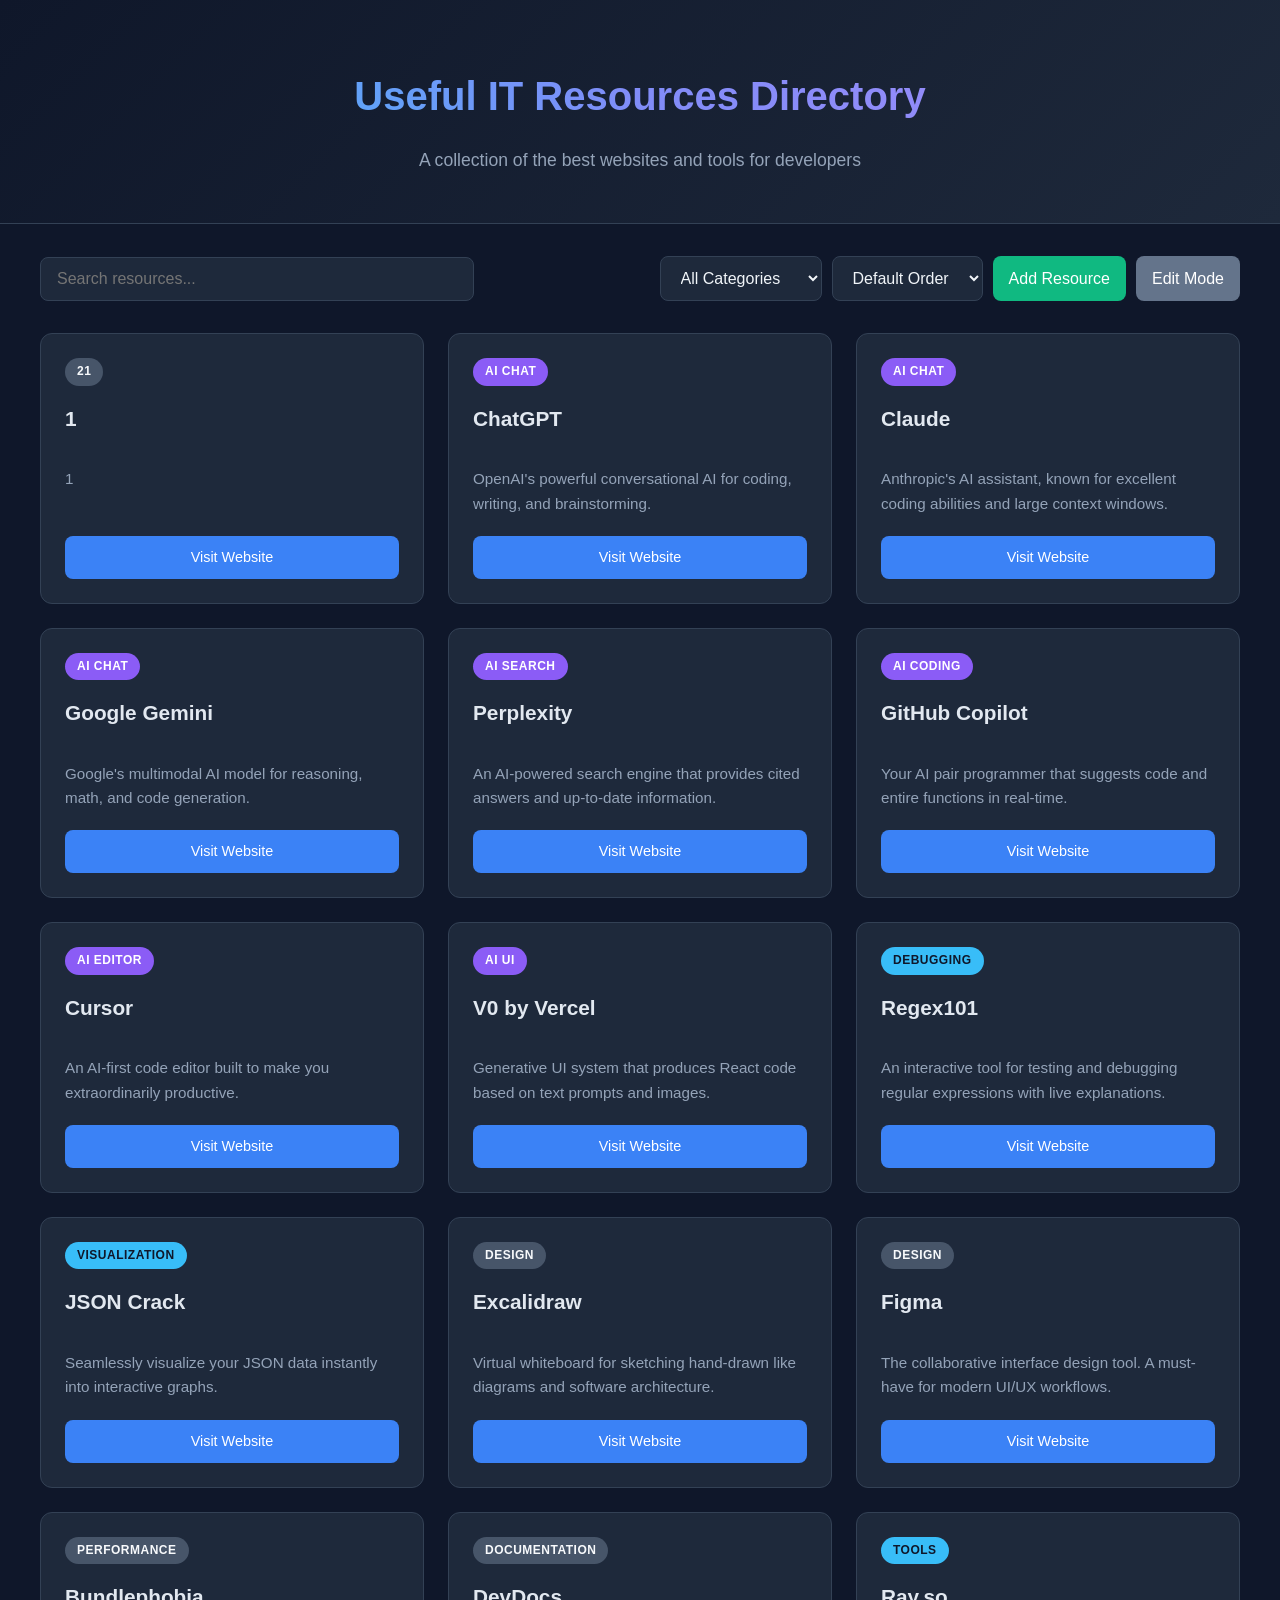
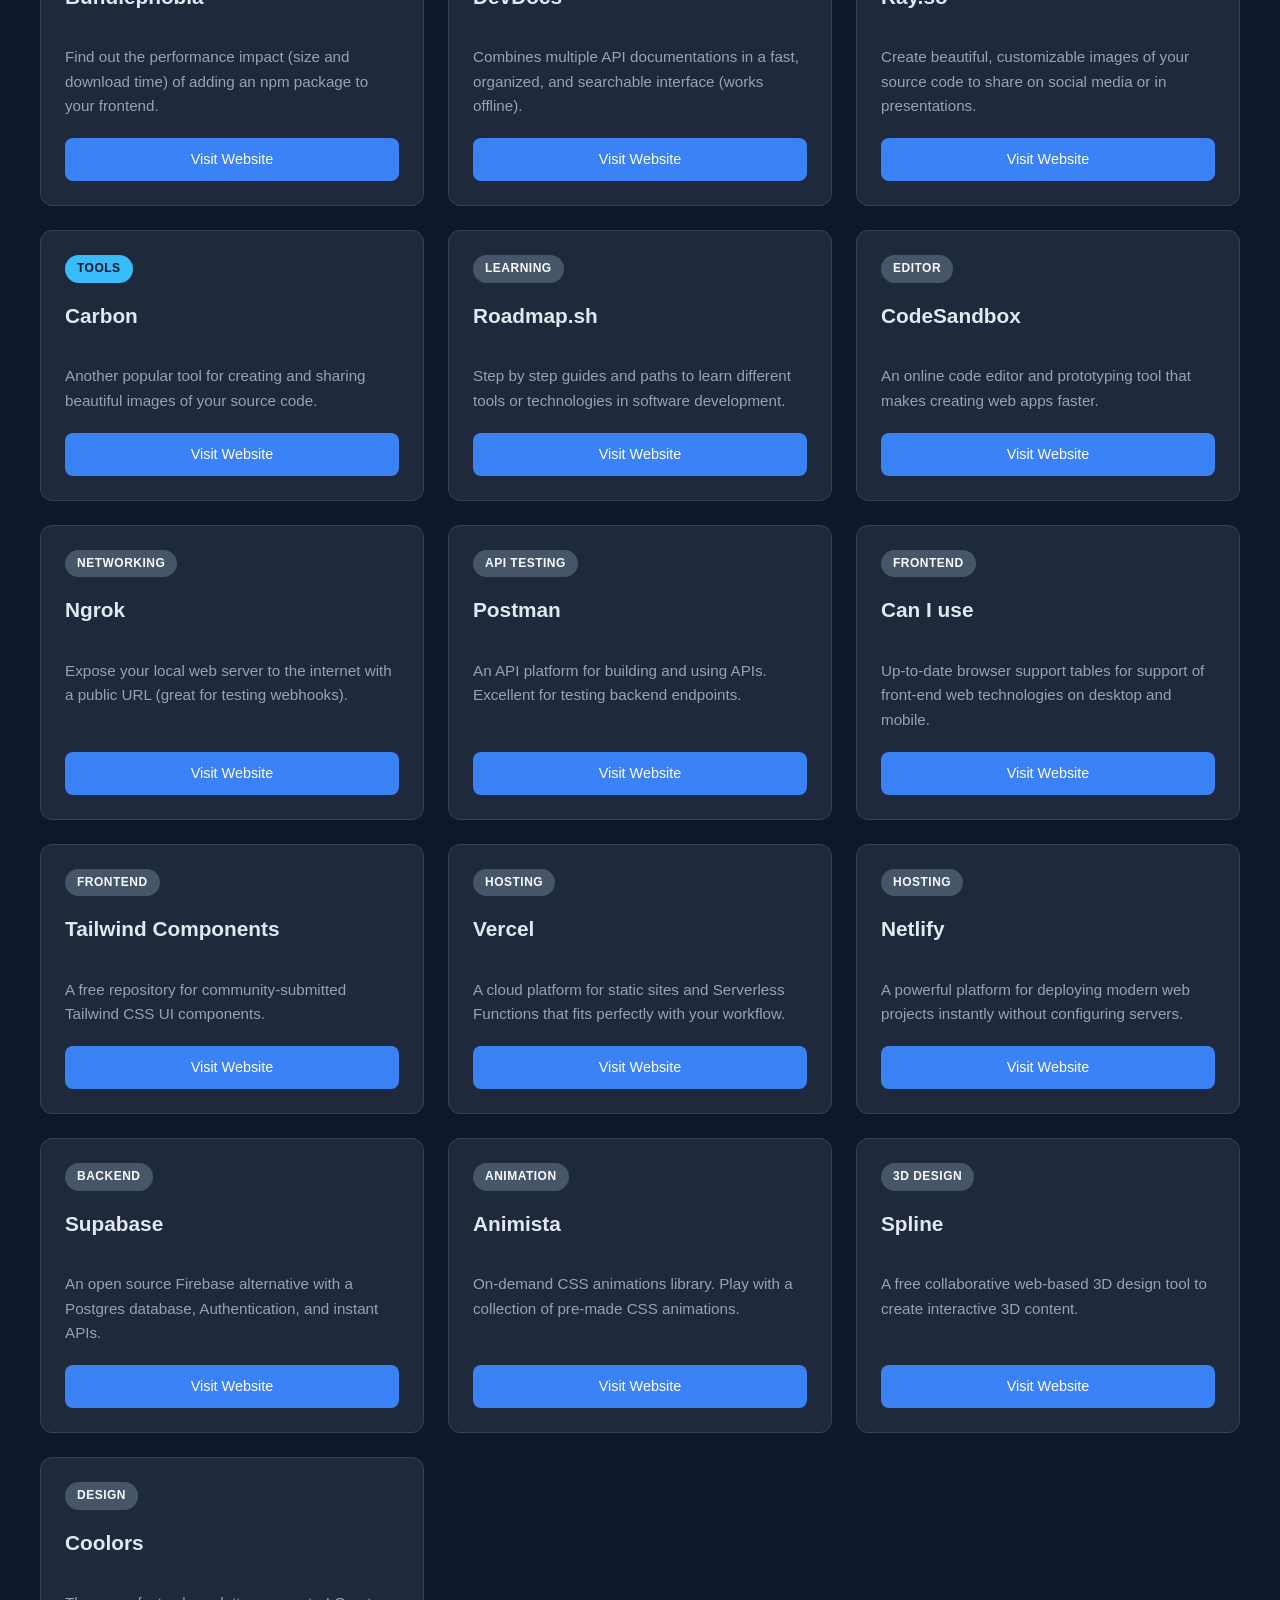
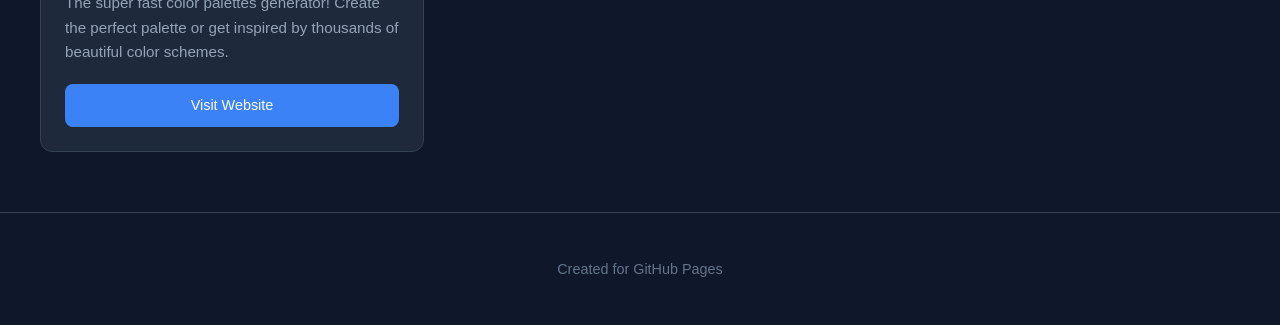
<file: index.html>
<!DOCTYPE html>
<html lang="en">
<head>
    <meta charset="UTF-8">
    <meta name="viewport" content="width=device-width, initial-scale=1.0">
    <title>Useful Resources Directory</title>
    <!-- Добавили ?v=2 чтобы сбросить кэш браузера у GitHub Pages -->
    <link rel="stylesheet" href="style.css?v=2">
</head>
<body>
    <header>
        <h1>Useful IT Resources Directory</h1>
        <p>A collection of the best websites and tools for developers</p>
    </header>

    <main>
        <div class="controls-container">
            <input type="text" id="search-input" placeholder="Search resources...">
            <div class="filters">
                <select id="category-filter">
                    <option value="all">All Categories</option>
                </select>
                <select id="sort-select">
                    <option value="default">Default Order</option>
                    <option value="name-asc">Name (A-Z)</option>
                    <option value="name-desc">Name (Z-A)</option>
                </select>
                <button id="admin-panel-btn" class="admin-btn">Add Resource</button>
                <button id="toggle-admin-mode-btn" class="admin-btn" style="background-color: #64748b;">Edit Mode</button>
            </div>
        </div>

        <!-- Admin Panel Modal -->
        <!-- Добавлено style="display: none;" чтобы окно точно не вылезало до загрузки CSS -->
        <div id="admin-modal" class="modal" style="display: none;">
            <div class="modal-content">
                <span class="close-btn">&times;</span>
                <h2>Add New Resource</h2>
                <p class="admin-desc">To save this permanently on GitHub, provide your Personal Access Token.</p>

                <form id="admin-form">
                    <div class="form-group">
                        <label for="github-token">GitHub Token (PAT)</label>
                        <input type="password" id="github-token" placeholder="ghp_xxxxxxxxxxxxxxxxx" required>
                        <small>Requires 'repo' scope. Token is never saved.</small>
                    </div>
                    <div class="form-group">
                        <label for="github-repo">GitHub Repo (username/repo)</label>
                        <input type="text" id="github-repo" placeholder="octocat/my-resources" required>
                        <small>The repository where data.json is located.</small>
                    </div>
                    <hr class="form-divider">
                    <div class="form-group">
                        <label for="res-title">Title</label>
                        <input type="text" id="res-title" placeholder="E.g. CodePen" required>
                    </div>
                    <div class="form-group">
                        <label for="res-desc">Description</label>
                        <input type="text" id="res-desc" placeholder="A brief description" required>
                    </div>
                    <div class="form-group">
                        <label for="res-url">URL</label>
                        <input type="url" id="res-url" placeholder="https://..." required>
                    </div>
                    <div class="form-group">
                        <label for="res-tag">Tag / Category</label>
                        <input type="text" id="res-tag" placeholder="E.g. Editor" required>
                    </div>
                    <button type="submit" id="save-btn" class="save-btn">Push to GitHub</button>
                    <div id="admin-status" class="status-msg"></div>
                </form>
            </div>
        </div>

        <!-- Модальное окно для подтверждения удаления -->
        <div id="delete-modal" class="modal" style="display: none;">
            <div class="modal-content">
                <span class="close-delete-btn close-btn">&times;</span>
                <h2>Delete Resource</h2>
                <p class="admin-desc" id="delete-confirm-text">Are you sure you want to delete this resource?</p>
                <form id="delete-form">
                    <div class="form-group">
                        <label for="del-github-token">GitHub Token (PAT)</label>
                        <input type="password" id="del-github-token" placeholder="ghp_xxxxxxxxxxxxxxxxx" required>
                    </div>
                    <div class="form-group">
                        <label for="del-github-repo">GitHub Repo (username/repo)</label>
                        <input type="text" id="del-github-repo" placeholder="octocat/my-resources" required>
                    </div>
                    <button type="submit" id="confirm-delete-btn" class="save-btn" style="background-color: #ef4444;">Delete from GitHub</button>
                    <div id="delete-status" class="status-msg"></div>
                </form>
            </div>
        </div>

        <!-- Cards from JSON will be loaded here -->
        <div id="resources-container" class="container">
            <p>Loading data...</p>
        </div>
    </main>

    <footer>
        <p>Created for GitHub Pages</p>
    </footer>

    <script src="script.js?v=2"></script>
</body>
</html>
</file>
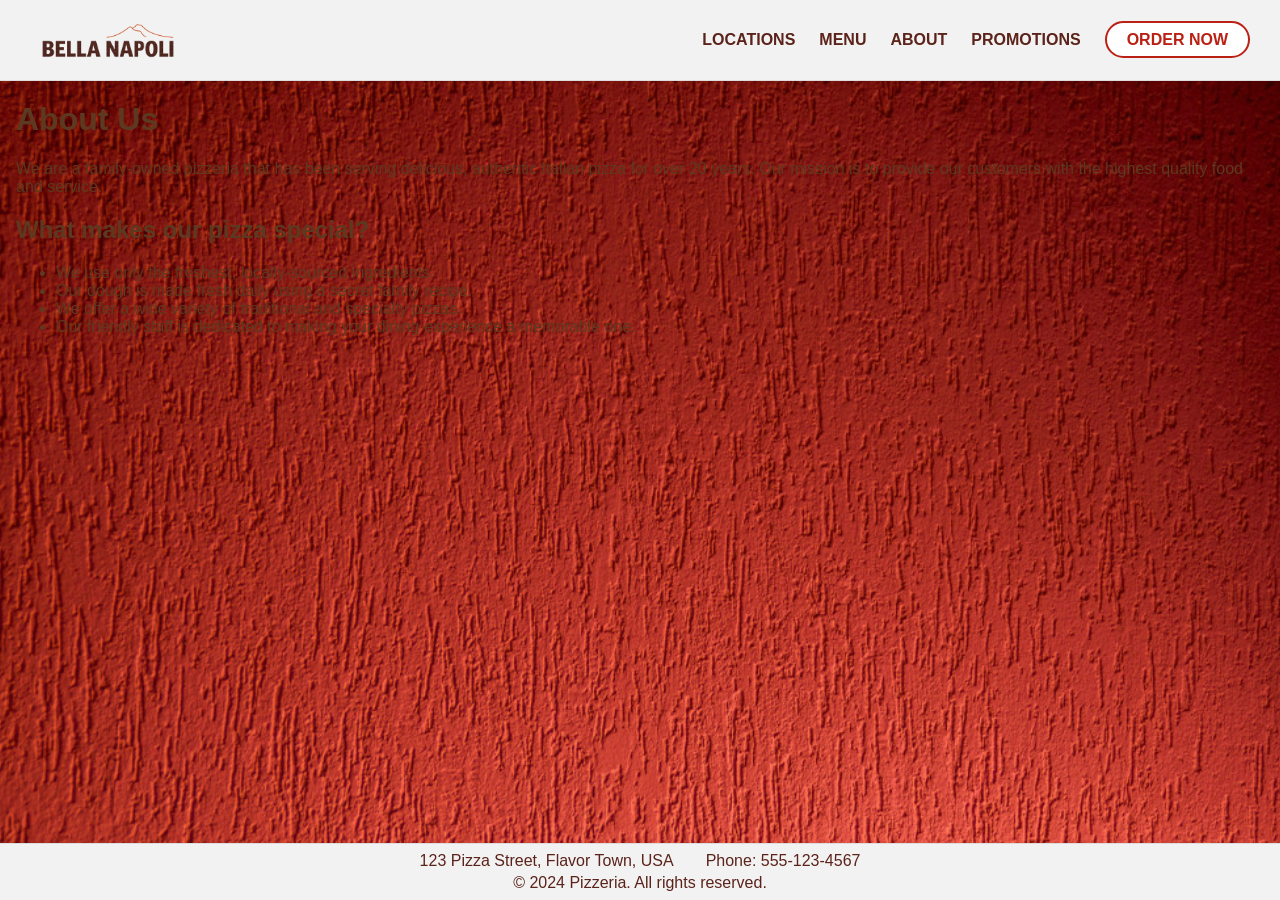
<file: Pages/about.html>
<!DOCTYPE html>
<html lang="en">
<head>
    <meta charset="UTF-8">
    <meta name="viewport" content="width=device-width, initial-scale=1.0">
    <meta name="description" content="About Pizzeria">
    <title>About Us - Pizzeria</title>
    <link rel="stylesheet" href="../css/style.css">
</head>
<body>
    <header>
        <div class="logo-container">
            <a href="../index.html"><img src="../img/logo.png" alt="Pizzeria Logo"></a>
        </div>
        <nav>
            <ul>
                <li><a href="../index.html">Locations</a></li>
                <li><a href="menu.html">Menu</a></li>
                <li><a href="about.html">About</a></li>
                <li><a href="#">Promotions</a></li>
                <li><a href="order.html" class="button">Order Now</a></li>
            </ul>
        </nav>
    </header>
    <main>
        <h1>About Us</h1>
        <p>We are a family-owned pizzeria that has been serving delicious, authentic Italian pizza for over 20 years. Our mission is to provide our customers with the highest quality food and service.</p>
        <h2>What makes our pizza special?</h2>
        <ul>
            <li>We use only the freshest, locally-sourced ingredients.</li>
            <li>Our dough is made fresh daily using a secret family recipe.</li>
            <li>We offer a wide variety of traditional and specialty pizzas.</li>
            <li>Our friendly staff is dedicated to making your dining experience a memorable one.</li>
        </ul>
    </main>
    <footer>
        <div class="footer-content">
            <div class="contact-info">
                <p>123 Pizza Street, Flavor Town, USA</p>
                <p>Phone: 555-123-4567</p>
            </div>
            <p>&copy; 2024 Pizzeria. All rights reserved.</p>
        </div>
    </footer>
</body>
</html>
</file>
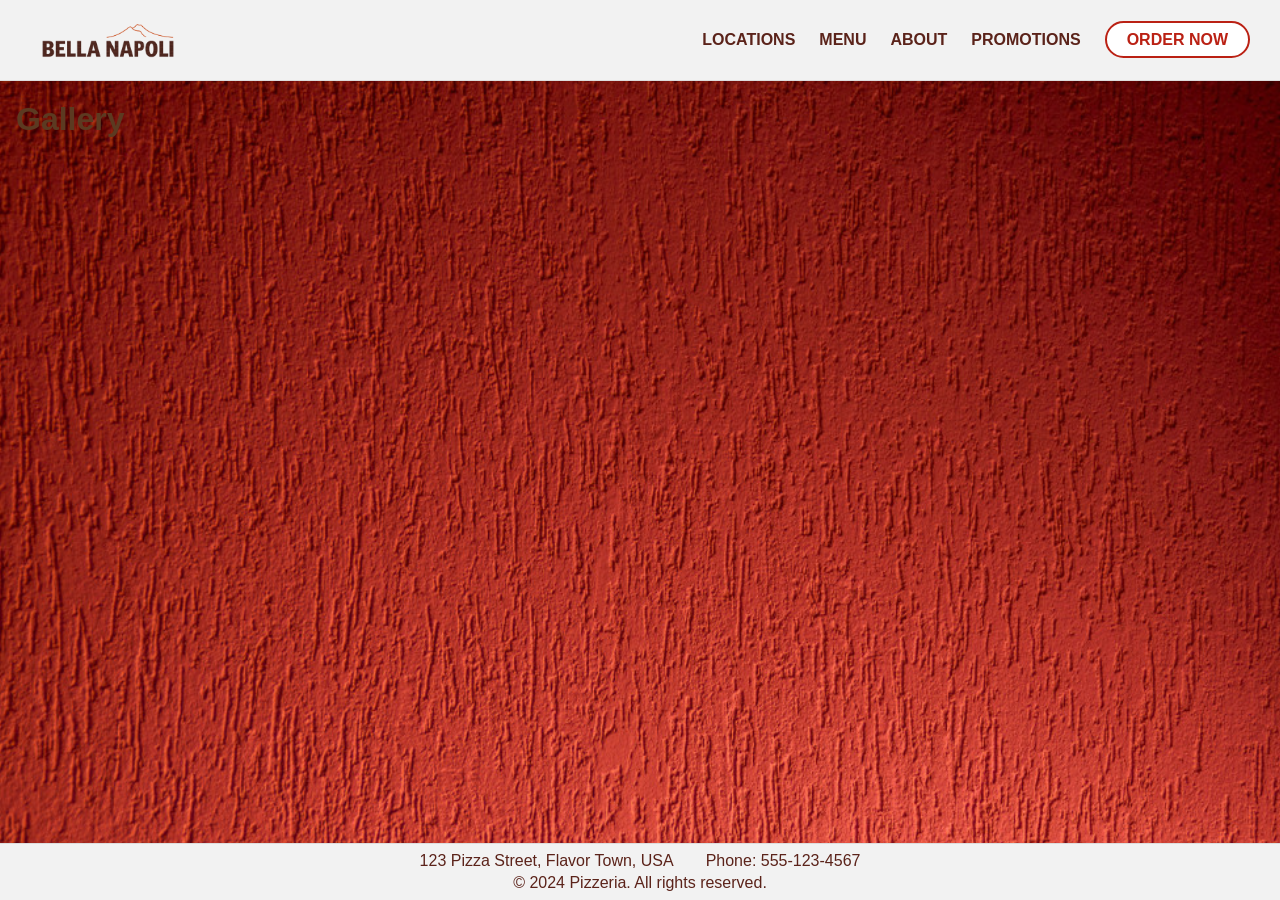
<file: Pages/gallery.html>
<!DOCTYPE html>
<html lang="en">
<head>
    <meta charset="UTF-8">
    <meta name="viewport" content="width=device-width, initial-scale=1.0">
    <meta name="description" content="Pizzeria Gallery">
    <title>Gallery - Pizzeria</title>
    <link rel="stylesheet" href="../css/style.css">
</head>
<body>
    <header>
        <div class="logo-container">
            <a href="../index.html"><img src="../img/logo.png" alt="Pizzeria Logo"></a>
        </div>
        <nav>
            <ul>
                <li><a href="../index.html">Locations</a></li>
                <li><a href="menu.html">Menu</a></li>
                <li><a href="about.html">About</a></li>
                <li><a href="#">Promotions</a></li>
                <li><a href="order.html" class="button">Order Now</a></li>
            </ul>
        </nav>
    </header>
    <main>
        <h1>Gallery</h1>
        <div class="gallery">
            <!-- Gallery content will go here -->
        </div>
    </main>
    <footer>
        <div class="footer-content">
            <div class="contact-info">
                <p>123 Pizza Street, Flavor Town, USA</p>
                <p>Phone: 555-123-4567</p>
            </div>
            <p>&copy; 2024 Pizzeria. All rights reserved.</p>
        </div>
    </footer>
</body>
</html>
</file>
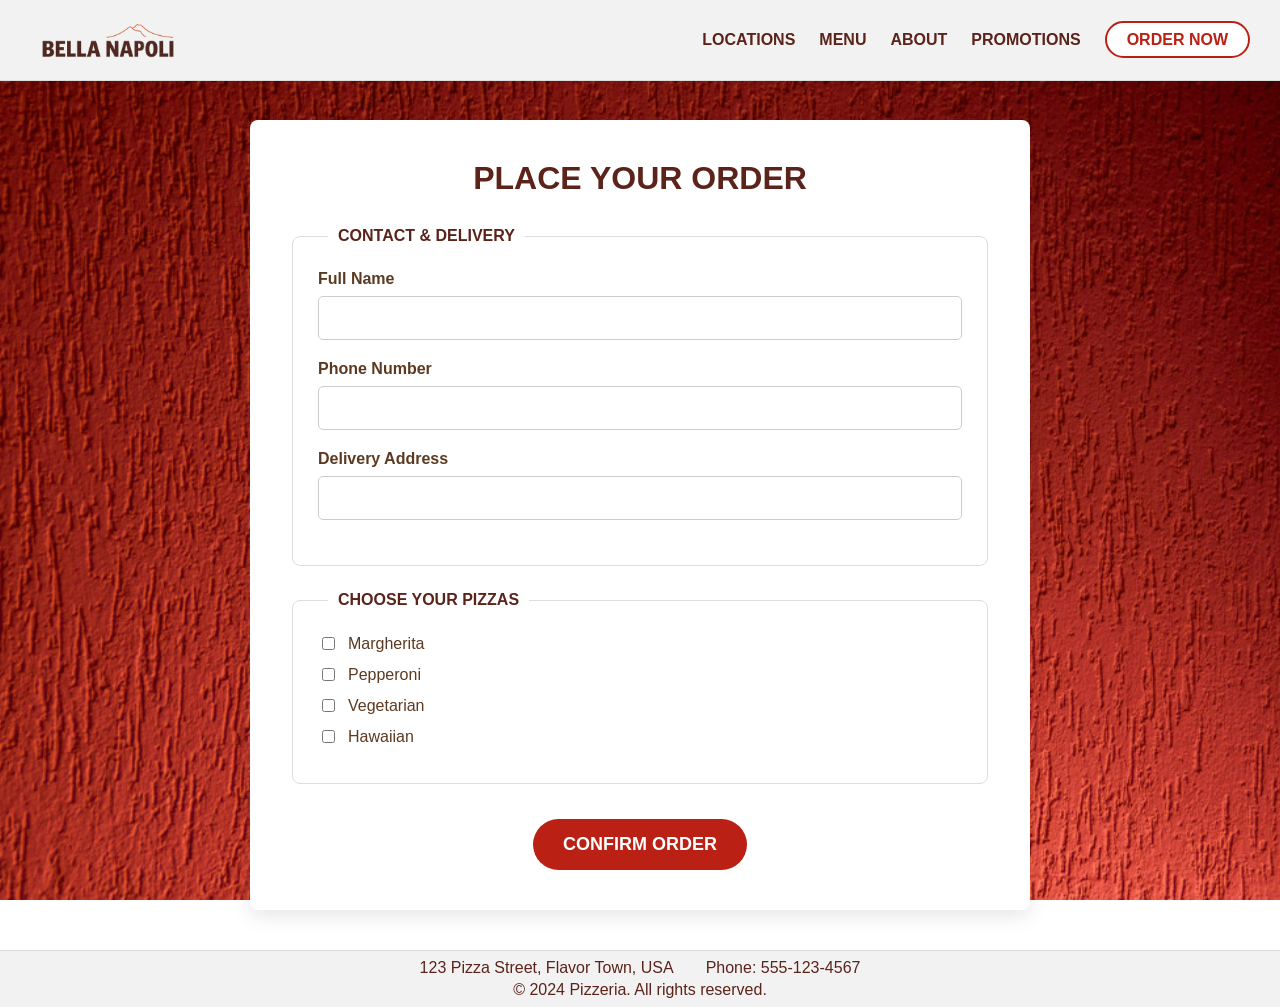
<file: Pages/order.html>
<!DOCTYPE html>
<html lang="en">
<head>
    <meta charset="UTF-8">
    <meta name="viewport" content="width=device-width, initial-scale=1.0">
    <meta name="description" content="Order Pizza from Pizzeria">
    <title>Order Now - Pizzeria</title>
    <link rel="stylesheet" href="../css/style.css">
</head>
<body>
    <header>
        <div class="logo-container">
            <a href="../index.html"><img src="../img/logo.png" alt="Pizzeria Logo"></a>
        </div>
        <nav>
            <ul>
                <li><a href="../index.html">Locations</a></li>
                <li><a href="menu.html">Menu</a></li>
                <li><a href="about.html">About</a></li>
                <li><a href="#">Promotions</a></li>
                <li><a href="order.html" class="button">Order Now</a></li>
            </ul>
        </nav>
    </header>

    <main class="order-banner">
        <div class="order-container">
            <h1>Place Your Order</h1>
            <form action="#" method="POST" class="order-form">
                <fieldset>
                    <legend>Contact & Delivery</legend>
                    <div class="form-group">
                        <label for="name">Full Name</label>
                        <input type="text" id="name" name="name" required>
                    </div>
                    <div class="form-group">
                        <label for="phone">Phone Number</label>
                        <input type="tel" id="phone" name="phone" required>
                    </div>
                    <div class="form-group">
                        <label for="address">Delivery Address</label>
                        <input type="text" id="address" name="address" required>
                    </div>
                </fieldset>

                <fieldset>
                    <legend>Choose Your Pizzas</legend>
                    <div class="form-group-checkbox">
                        <input type="checkbox" id="margherita" name="pizza" value="Margherita">
                        <label for="margherita">Margherita</label>
                    </div>
                    <div class="form-group-checkbox">
                        <input type="checkbox" id="pepperoni" name="pizza" value="Pepperoni">
                        <label for="pepperoni">Pepperoni</label>
                    </div>
                    <div class="form-group-checkbox">
                        <input type="checkbox" id="vegetarian" name="pizza" value="Vegetarian">
                        <label for="vegetarian">Vegetarian</label>
                    </div>
                    <div class="form-group-checkbox">
                        <input type="checkbox" id="hawaiian" name="pizza" value="Hawaiian">
                        <label for="hawaiian">Hawaiian</label>
                    </div>
                </fieldset>

                <button type="submit" class="submit-btn">Confirm Order</button>
            </form>
        </div>
    </main>

    <footer>
        <div class="footer-content">
            <div class="contact-info">
                <p>123 Pizza Street, Flavor Town, USA</p>
                <p>Phone: 555-123-4567</p>
            </div>
            <p>&copy; 2024 Pizzeria. All rights reserved.</p>
        </div>
    </footer>
</body>
</html>
</file>
<file: style.css>
/* Modern Dark Theme */
:root {
    --bg-color: #0f172a;
    --text-color: #f1f5f9;
    --card-bg: #1e293b;
    --card-hover: #334155;
    --accent-color: #3b82f6;
    --accent-hover: #2563eb;
    --danger-color: #ef4444;
    --danger-hover: #dc2626;

    /* Tag Colors */
    --tag-ai-bg: #8b5cf6;
    --tag-ai-text: #ffffff;

    --tag-tools-bg: #38bdf8;
    --tag-tools-text: #0f172a;

    --tag-default-bg: #475569;
    --tag-default-text: #f8fafc;
}

body {
    font-family: 'Inter', -apple-system, BlinkMacSystemFont, "Segoe UI", Roboto, Helvetica, Arial, sans-serif;
    line-height: 1.6;
    margin: 0;
    padding: 0;
    background-color: var(--bg-color);
    color: var(--text-color);
}

header {
    text-align: center;
    padding: 4rem 1rem 2rem;
    background: linear-gradient(135deg, rgba(15,23,42,1) 0%, rgba(30,41,59,1) 100%);
    border-bottom: 1px solid #334155;
    margin-bottom: 2rem;
}

header h1 {
    margin: 0 0 10px 0;
    font-size: 2.5rem;
    font-weight: 800;
    background: -webkit-linear-gradient(45deg, #38bdf8, #818cf8, #a78bfa);
    -webkit-background-clip: text;
    -webkit-text-fill-color: transparent;
}

header p {
    color: #94a3b8;
    font-size: 1.1rem;
}

/* Controls (Search & Filters) */
.controls-container {
    max-width: 1200px;
    margin: 0 auto 2rem;
    padding: 0 1.5rem;
    display: flex;
    flex-direction: column;
    gap: 15px;
}

@media (min-width: 768px) {
    .controls-container {
        flex-direction: row;
        justify-content: space-between;
        align-items: center;
    }
}

.controls-container input,
.controls-container select {
    background-color: var(--card-bg);
    border: 1px solid #334155;
    color: var(--text-color);
    padding: 12px 16px;
    border-radius: 8px;
    font-size: 1rem;
    outline: none;
    transition: border-color 0.2s;
}

.controls-container input:focus,
.controls-container select:focus {
    border-color: var(--accent-color);
}

.controls-container input {
    flex-grow: 1;
    max-width: 400px;
}

.filters {
    display: flex;
    gap: 10px;
    flex-wrap: wrap;
}

.admin-btn {
    background-color: #10b981;
    color: white;
    border: none;
    padding: 12px 16px;
    border-radius: 8px;
    font-size: 1rem;
    cursor: pointer;
    transition: background-color 0.2s;
    font-weight: 500;
}

.admin-btn:hover {
    background-color: #059669;
}

body.admin-mode-active #toggle-admin-mode-btn {
    background-color: var(--danger-color) !important;
}

body.admin-mode-active #toggle-admin-mode-btn:hover {
    background-color: var(--danger-hover) !important;
}

/* Modal Styles */
.modal {
    display: none;
    position: fixed;
    z-index: 100;
    left: 0;
    top: 0;
    width: 100%;
    height: 100%;
    overflow: auto;
    background-color: rgba(15, 23, 42, 0.8);
    backdrop-filter: blur(4px);
}

.modal-content {
    background-color: var(--card-bg);
    margin: 10% auto;
    padding: 30px;
    border: 1px solid #334155;
    border-radius: 12px;
    width: 90%;
    max-width: 500px;
    box-shadow: 0 20px 25px -5px rgba(0, 0, 0, 0.5);
    position: relative;
}

.close-btn {
    color: #94a3b8;
    float: right;
    font-size: 28px;
    font-weight: bold;
    cursor: pointer;
}

.close-btn:hover,
.close-btn:focus {
    color: #f1f5f9;
    text-decoration: none;
}

.modal h2 {
    margin-top: 0;
    color: #f1f5f9;
}

.admin-desc {
    color: #94a3b8;
    font-size: 0.9rem;
    margin-bottom: 20px;
}

.form-group {
    margin-bottom: 15px;
}

.form-group label {
    display: block;
    margin-bottom: 5px;
    font-weight: 500;
    color: #e2e8f0;
    font-size: 0.9rem;
}

.form-group input {
    width: 100%;
    box-sizing: border-box;
    background-color: #0f172a;
    border: 1px solid #334155;
    color: white;
    padding: 10px;
    border-radius: 6px;
    outline: none;
}

.form-group input:focus {
    border-color: var(--accent-color);
}

.form-group small {
    display: block;
    color: #64748b;
    margin-top: 5px;
    font-size: 0.75rem;
}

.form-divider {
    border: 0;
    height: 1px;
    background: #334155;
    margin: 20px 0;
}

.save-btn {
    width: 100%;
    background-color: var(--accent-color);
    color: white;
    border: none;
    padding: 12px;
    border-radius: 8px;
    font-size: 1rem;
    cursor: pointer;
    font-weight: bold;
    margin-top: 10px;
}

.save-btn:hover {
    background-color: var(--accent-hover);
}

.save-btn:disabled {
    background-color: #475569;
    cursor: not-allowed;
}

.status-msg {
    margin-top: 15px;
    text-align: center;
    font-size: 0.9rem;
    font-weight: 500;
}
.status-success { color: #10b981; }
.status-error { color: #ef4444; }


/* Container */
.container {
    max-width: 1200px;
    margin: 0 auto;
    padding: 0 1.5rem;
    display: grid;
    grid-template-columns: repeat(auto-fill, minmax(320px, 1fr));
    gap: 24px;
}

.no-results {
    grid-column: 1 / -1;
    text-align: center;
    padding: 3rem;
    color: #94a3b8;
    font-size: 1.2rem;
    background: var(--card-bg);
    border-radius: 12px;
    border: 1px dashed #334155;
}

/* Card Styles */
.card {
    background: var(--card-bg);
    border: 1px solid #334155;
    border-radius: 12px;
    padding: 24px;
    display: flex;
    flex-direction: column;
    transition: all 0.3s ease;
    position: relative; /* For delete button positioning */
}

.card:hover {
    transform: translateY(-4px);
    box-shadow: 0 12px 20px -10px rgba(0, 0, 0, 0.5);
    border-color: #475569;
    background: var(--card-hover);
}

.card-header {
    display: flex;
    justify-content: space-between;
    align-items: flex-start;
}

/* Delete Button */
.delete-btn {
    display: none; /* Hidden by default, shown in admin mode */
    background: none;
    border: none;
    color: #94a3b8;
    font-size: 1.2rem;
    cursor: pointer;
    padding: 0;
    transition: color 0.2s;
}

body.admin-mode-active .delete-btn {
    display: block;
}

.delete-btn:hover {
    color: var(--danger-color);
}

.card h2 {
    margin-top: 0;
    font-size: 1.3rem;
    font-weight: 600;
    color: #e2e8f0;
}

.card p {
    flex-grow: 1;
    color: #94a3b8;
    font-size: 0.95rem;
    margin-bottom: 20px;
}

/* Dynamic Tag System */
.tag {
    display: inline-block;
    padding: 4px 12px;
    border-radius: 9999px;
    font-size: 0.75rem;
    font-weight: 600;
    text-transform: uppercase;
    letter-spacing: 0.5px;
    margin-bottom: 16px;
}

.tag[data-type^="AI"] {
    background-color: var(--tag-ai-bg);
    color: var(--tag-ai-text);
}

.tag[data-type="Tools"],
.tag[data-type="Debugging"],
.tag[data-type="Visualization"] {
    background-color: var(--tag-tools-bg);
    color: var(--tag-tools-text);
}

.tag.default {
    background-color: var(--tag-default-bg);
    color: var(--tag-default-text);
}

.card a {
    display: inline-block;
    background-color: var(--accent-color);
    color: white;
    text-decoration: none;
    padding: 10px 16px;
    border-radius: 8px;
    text-align: center;
    font-weight: 500;
    font-size: 0.9rem;
    transition: background-color 0.2s ease;
}

.card a:hover {
    background-color: var(--accent-hover);
}

footer {
    text-align: center;
    padding: 30px;
    margin-top: 60px;
    border-top: 1px solid #334155;
    color: #64748b;
    font-size: 0.9rem;
}
</file>
<file: css/style.css>
html, body {
    overflow-x: hidden; /* Prevent horizontal scrolling */
}

html {
    height: 100%;
    scroll-behavior: smooth;
}

body {
    font-family: sans-serif;
    color: #5c3a21;
    margin: 0;
    background-image: url('../img/background.jpg');
    background-repeat: no-repeat; /* Prevent the background from repeating */
    background-size: cover;
    background-position: center center;
    background-attachment: fixed; /* Keep the background fixed */
    display: flex;
    flex-direction: column;
    min-height: 100vh; /* Use min-height: 100vh to ensure the body takes at least the full viewport height */
    width: 100%; /* Ensure body takes full width */
}

main {
    flex: 1 0 auto;
    padding: 1rem;
    background-color: transparent;
    padding-top: 80px; /* Add padding to avoid content being hidden by the sticky header */
}

footer {
    flex-shrink: 0;
    background-color: #f2f2f2;
    color: #5b231a;
    text-align: center;
    padding: 0.5rem 2rem; /* Further reduced padding */
    width: 100%;
    border-top: 1px solid #ddd;
    box-sizing: border-box;
}

.footer-content {
    display: flex;
    flex-direction: column;
    align-items: center;
    gap: 0.25rem; /* Reduced space between contact info and copyright */
}

.contact-info {
    display: flex;
    gap: 2rem;
    flex-wrap: wrap;
    justify-content: center;
}

.footer-content p {
    margin: 0;
}

/* Header Styles */
header {
    background-color: #f2f2f2;
    padding: 15px 30px;
    display: flex;
    justify-content: space-between;
    align-items: center;
    border-bottom: 1px solid #ddd;
    position: fixed; /* Make header sticky */
    top: 0;
    left: 0;
    right: 0; /* Ensures the header spans the full width */
    z-index: 1000;
    transition: padding 0.3s ease, background-color 0.3s ease;
    box-sizing: border-box; /* Include padding and border in the element's total width and height */
}

header.scrolled {
    padding: 5px 30px;
    background-color: rgba(242, 242, 242, 0.9);
}

.logo-container {
    flex-shrink: 0;
}

.logo-container img {
    height: 50px;
    display: block;
    transition: height 0.3s ease;
}

header.scrolled .logo-container img {
    height: 40px;
}

nav ul {
    display: flex;
    align-items: center;
    gap: 24px;
    list-style: none;
    margin: 0;
    padding: 0;
}

nav a {
    font-family: 'Arial Black', 'Montserrat', sans-serif;
    font-weight: 900;
    text-transform: uppercase;
    text-decoration: none;
    color: #5b231a;
    transition: color 0.3s ease;
}

nav a:hover {
    color: #3d1710;
}

nav a.button {
    color: #ba2114;
    background-color: #ffffff;
    border: 2px solid #ba2114;
    border-radius: 30px;
    padding: 8px 20px;
    transition: background-color 0.3s ease, color 0.3s ease, padding 0.3s ease;
}

header.scrolled nav a.button {
    padding: 6px 18px;
}

nav a.button:hover {
    background-color: #ba2114;
    color: #ffffff;
}

/* Hamburger Menu */
.hamburger {
    display: none;
    cursor: pointer;
}

.hamburger span {
    display: block;
    width: 25px;
    height: 3px;
    margin: 5px 0;
    background-color: #5b231a;
    transition: all 0.3s ease-in-out;
}

/* Main Page Info Cards */
.info-section-container {
    display: flex;
    flex-direction: column;
    gap: 2rem;
    max-width: 1000px;
    margin: 2rem auto;
}

.info-card {
    display: flex;
    background-color: #ffffff;
    border-radius: 8px;
    box-shadow: 0 6px 20px rgba(0,0,0,0.1);
    overflow: hidden;
}

.info-card:nth-child(even) .info-card-img {
    order: 2;
}

.info-card-img {
    flex: 1.5;
    min-height: 250px;
}

.info-card-img img {
    width: 100%;
    height: 100%;
    object-fit: cover;
}

.info-card-content {
    flex: 2;
    padding: 2rem;
    display: flex;
    flex-direction: column;
    justify-content: center;
}

.info-card-content h2 {
    font-family: 'Arial Black', 'Montserrat', sans-serif;
    font-weight: 900;
    text-transform: uppercase;
    color: #5b231a;
    margin-top: 0;
}

.info-card-content p {
    line-height: 1.6;
    margin-bottom: 1.5rem;
}

.info-card-button {
    align-self: flex-start;
    font-family: 'Arial Black', 'Montserrat', sans-serif;
    font-weight: 900;
    text-transform: uppercase;
    text-decoration: none;
    color: #ba2114;
    background-color: #ffffff;
    border: 2px solid #ba2114;
    border-radius: 30px;
    padding: 8px 20px;
    transition: background-color 0.3s ease, color 0.3s ease;
}

.info-card-button:hover {
    background-color: #ba2114;
    color: #ffffff;
}


/* Responsive Design */
@media (max-width: 768px) {
    nav {
        order: 1;
    }

    nav ul {
        display: none;
        flex-direction: column;
        position: absolute;
        top: 100%;
        left: 0;
        width: 100%;
        background-color: #f2f2f2;
        padding: 1rem 0;
    }

    nav.nav-open ul {
        display: flex;
    }

    .hamburger {
        display: block;
        order: 2;
    }

    .info-card {
        flex-direction: column;
    }

    .info-card:nth-child(even) .info-card-img {
        order: 0;
    }
}

/* Order Page Banner Styling */
main.order-banner {
    background-color: transparent;
    padding: 120px 20px 40px;
}

.order-container {
    max-width: 700px;
    margin: 0 auto;
    background-color: #ffffff;
    padding: 40px;
    border-radius: 8px;
    box-shadow: 0 6px 20px rgba(0,0,0,0.1);
    text-align: center;
}

.order-container h1 {
    font-family: 'Arial Black', 'Montserrat', sans-serif;
    font-weight: 900;
    text-transform: uppercase;
    color: #5b231a;
    margin-top: 0;
    margin-bottom: 30px;
}

.order-form fieldset {
    border: 1px solid #ddd;
    border-radius: 8px;
    padding: 25px;
    margin-bottom: 25px;
    text-align: left;
}

.order-form legend {
    font-family: 'Arial Black', 'Montserrat', sans-serif;
    font-weight: 900;
    text-transform: uppercase;
    color: #5b231a;
    padding: 0 10px;
    margin-left: 10px;
}

.form-group {
    margin-bottom: 20px;
}

.form-group label {
    display: block;
    margin-bottom: 8px;
    font-weight: bold;
    color: #5c3a21;
}

.form-group input[type="text"],
.form-group input[type="tel"] {
    width: 100%;
    padding: 12px;
    border: 1px solid #ccc;
    border-radius: 5px;
    box-sizing: border-box;
    font-size: 16px;
}

.form-group-checkbox {
    display: flex;
    align-items: center;
    margin-bottom: 12px;
}

.form-group-checkbox label {
    margin-left: 10px;
    font-weight: normal;
}

.submit-btn {
    font-family: 'Arial Black', 'Montserrat', sans-serif;
    font-weight: 900;
    text-transform: uppercase;
    color: #ffffff;
    background-color: #ba2114;
    border: none;
    border-radius: 30px;
    padding: 15px 30px;
    cursor: pointer;
    transition: background-color 0.3s ease;
    font-size: 18px;
    margin-top: 10px;
}

.submit-btn:hover {
    background-color: #9a1b10;
}

/* Menu Page Styles */
.menu-container {
    max-width: 1200px;
    margin: 0 auto;
    padding: 20px;
}

.menu-category {
    margin-bottom: 50px;
}

.menu-category h2 {
    font-family: 'Arial Black', 'Montserrat', sans-serif;
    font-weight: 900;
    text-transform: uppercase;
    color: #fff;
    text-shadow: 2px 2px 4px rgba(0,0,0,0.6);
    text-align: center;
    font-size: 2.5rem;
    margin-bottom: 30px;
}

.menu-grid {
    display: grid;
    grid-template-columns: repeat(auto-fit, minmax(300px, 1fr));
    gap: 30px;
}

.menu-item {
    background-color: #fff;
    border-radius: 8px;
    box-shadow: 0 4px 15px rgba(0,0,0,0.08);
    overflow: hidden;
    display: flex;
    flex-direction: column;
}

.menu-item img {
    width: 100%;
    height: 200px;
    object-fit: cover;
}

.menu-item-details {
    padding: 20px;
    text-align: center;
}

.item-name {
    font-family: 'Arial Black', 'Montserrat', sans-serif;
    font-weight: 900;
    font-size: 1.4rem;
    color: #5b231a;
    margin: 0 0 10px 0;
}

.item-description {
    font-size: 1rem;
    color: #5c3a21;
    margin: 0 0 15px 0;
    line-height: 1.5;
}

.item-price {
    font-size: 1.2rem;
    font-weight: bold;
    color: #ba2114;
}
</file>
